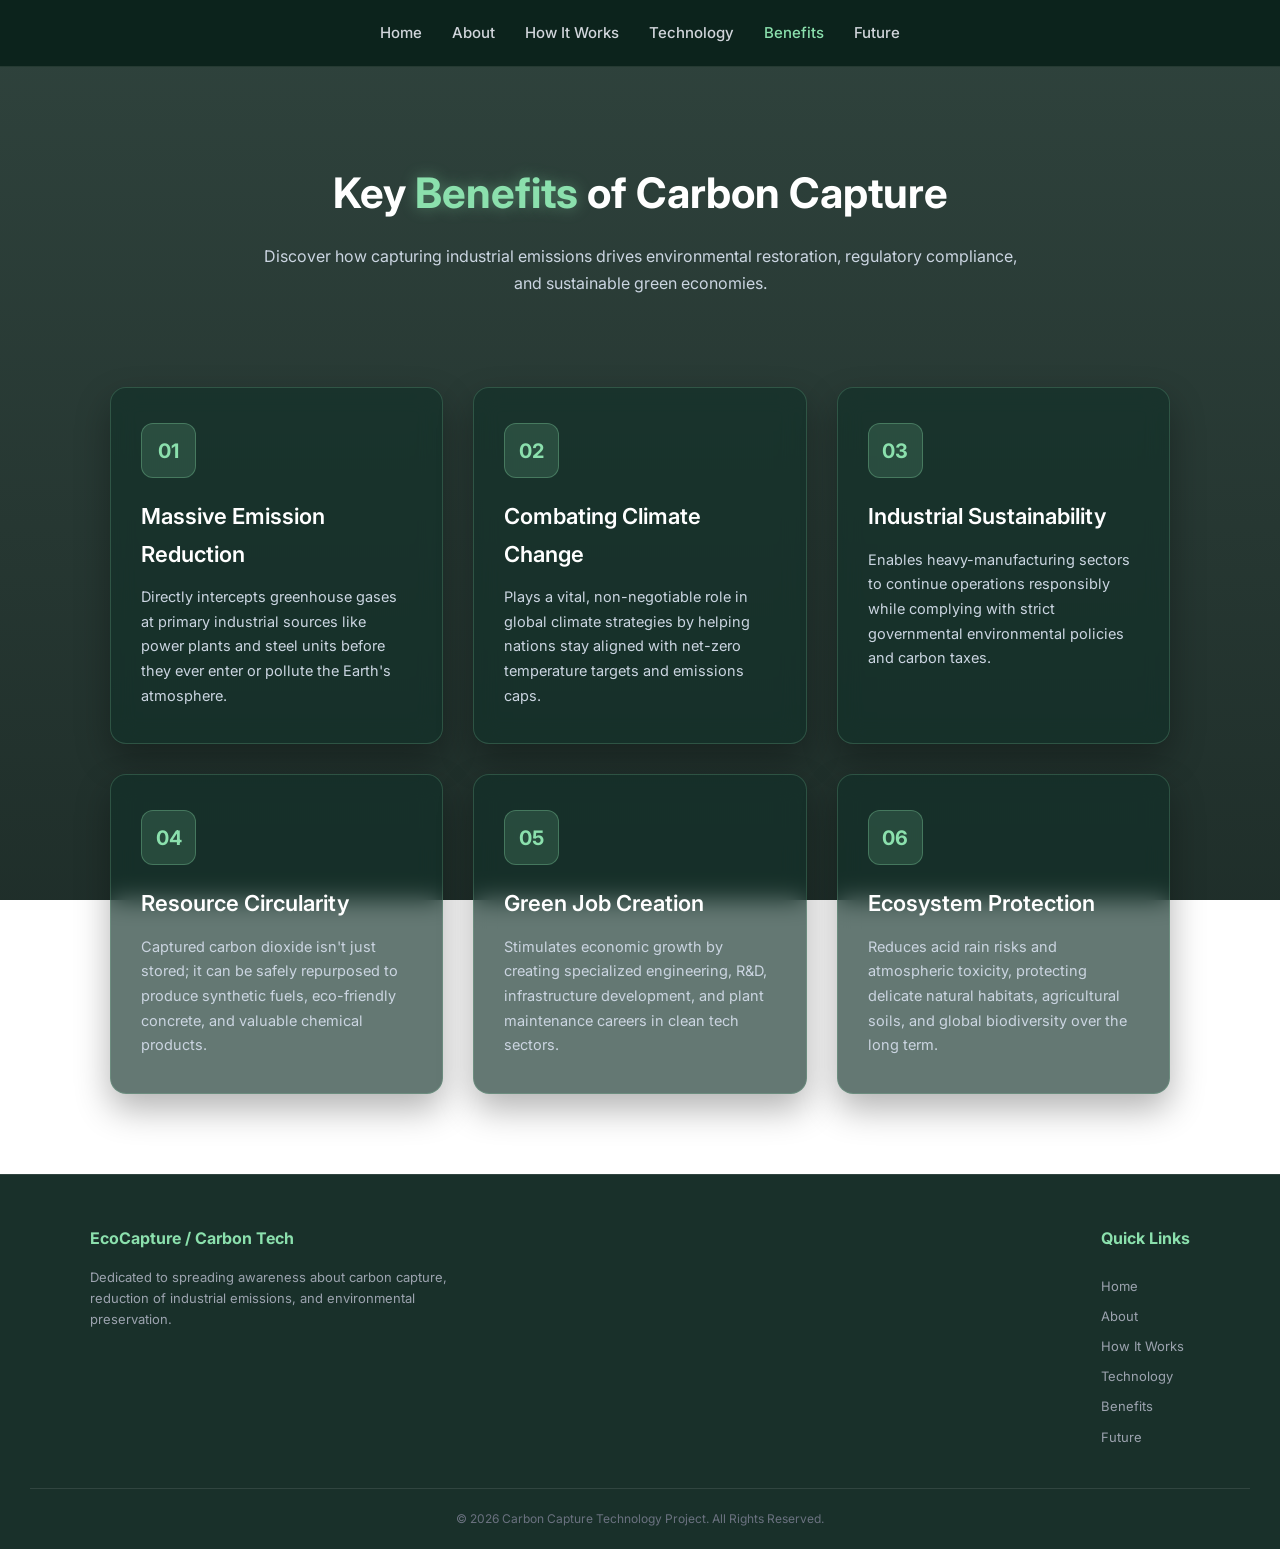
<file: benefits.html>
<!DOCTYPE html>
<html lang="en">
<head>
    <meta charset="UTF-8">
    <meta name="viewport" content="width=device-width, initial-scale=1.0">
    <title>Benefits | EcoCapture</title>
    <!-- Google Fonts -->
    <link href="https://fonts.googleapis.com/css2?family=Inter:wght@300;400;500;600;700&display=swap" rel="stylesheet">
    
    <!-- Single Page Embedded CSS with Fixed Blurred Background Effect -->
    <style>
        /* --- Global Reset & Base Styles --- */
        * {
            margin: 0;
            padding: 0;
            box-sizing: border-box;
            font-family: 'Inter', sans-serif;
        }

        body {
            /* Background image with fixed attachment and dark blur/overlay feel */
            background: linear-gradient(rgba(11, 34, 27, 0.85), rgba(7, 24, 19, 0.9)), 
                        url('https://images.unsplash.com/photo-1497435334941-8c899ee9e8e9?auto=format&fit=crop&w=1920&q=80');
            background-size: cover;
            background-position: center;
            background-attachment: fixed; /* Scroll karne par image fixed rahegi */
            color: #ffffff;
            line-height: 1.7;
            min-height: 100vh;
        }

        /* --- Professional Navigation Bar --- */
        .navbar {
            display: flex;
            justify-content: center;
            align-items: center;
            padding: 20px 0;
            background-color: rgba(11, 34, 27, 0.95);
            backdrop-filter: blur(10px);
            position: sticky;
            top: 0;
            z-index: 1000;
            border-bottom: 1px solid rgba(255, 255, 255, 0.1);
        }

        .nav-links {
            display: flex;
            gap: 30px;
        }

        .nav-links a {
            color: #d1d5db;
            text-decoration: none;
            font-weight: 500;
            font-size: 15px;
            transition: color 0.3s ease;
        }

        .nav-links a:hover, .nav-links a.active {
            color: #8BE0AD;
        }

        /* --- Hero Header Section --- */
        .benefits-hero {
            text-align: center;
            padding: 90px 20px 50px 20px;
            max-width: 800px;
            margin: 0 auto;
        }

        .benefits-hero h1 {
            font-size: 42px;
            font-weight: 700;
            margin-bottom: 15px;
            animation: slideDownFade 1s cubic-bezier(0.16, 1, 0.3, 1) forwards;
        }

        .benefits-hero h1 span {
            color: #8BE0AD;
            text-shadow: 0 0 15px rgba(139, 224, 173, 0.4);
        }

        .benefits-hero p {
            font-size: 16px;
            color: #cbd5e1;
            animation: slideUpFade 1s cubic-bezier(0.16, 1, 0.3, 1) 0.3s forwards;
            opacity: 0;
        }

        /* Animations */
        @keyframes slideDownFade {
            0% { opacity: 0; transform: translateY(-20px); }
            100% { opacity: 1; transform: translateY(0); }
        }

        @keyframes slideUpFade {
            0% { opacity: 0; transform: translateY(20px); }
            100% { opacity: 1; transform: translateY(0); }
        }

        /* --- Main Content Layout & Glassmorphism Boxes --- */
        .main-container {
            max-width: 1100px;
            margin: 0 auto 80px auto;
            padding: 0 20px;
        }

        .benefits-grid {
            display: grid;
            grid-template-columns: repeat(auto-fit, minmax(320px, 1fr));
            gap: 30px;
            margin-top: 40px;
        }

        /* Glassmorphism Benefit Box */
        .benefit-card {
            background: rgba(17, 48, 40, 0.65);
            backdrop-filter: blur(12px);
            -webkit-backdrop-filter: blur(12px);
            border: 1px solid rgba(139, 224, 173, 0.2);
            padding: 35px 30px;
            border-radius: 16px;
            position: relative;
            overflow: hidden;
            transition: all 0.4s cubic-bezier(0.16, 1, 0.3, 1);
            box-shadow: 0 15px 35px rgba(0, 0, 0, 0.3);
        }

        .benefit-card::before {
            content: '';
            position: absolute;
            top: 0; left: 0; width: 100%; height: 4px;
            background: #8BE0AD;
            transform: scaleX(0);
            transform-origin: left;
            transition: transform 0.4s ease;
        }

        .benefit-card:hover::before {
            transform: scaleX(1);
        }

        .benefit-card:hover {
            transform: translateY(-8px);
            border-color: #8BE0AD;
            background: rgba(17, 48, 40, 0.85);
            box-shadow: 0 20px 40px rgba(0, 0, 0, 0.4);
        }

        .card-icon {
            width: 55px;
            height: 55px;
            background: rgba(139, 224, 173, 0.15);
            color: #8BE0AD;
            border-radius: 12px;
            display: flex;
            justify-content: center;
            align-items: center;
            font-size: 20px;
            font-weight: 700;
            margin-bottom: 20px;
            border: 1px solid rgba(139, 224, 173, 0.3);
        }

        .benefit-card h3 {
            color: #ffffff;
            font-size: 22px;
            margin-bottom: 12px;
            font-weight: 600;
        }

        .benefit-card p {
            color: #cbd5e1;
            font-size: 14.5px;
            line-height: 1.7;
        }

        /* --- Footer --- */
        .site-footer {
            background-color: rgba(13, 37, 31, 0.95);
            backdrop-filter: blur(10px);
            color: white;
            padding: 50px 30px 20px 30px;
            border-top: 1px solid rgba(255, 255, 255, 0.1);
        }

        .footer-content {
            max-width: 1100px;
            margin: 0 auto;
            display: flex;
            justify-content: space-between;
            margin-bottom: 40px;
        }

        .footer-about {
            max-width: 400px;
        }

        .footer-about h3, .footer-links h3 {
            color: #8BE0AD;
            font-size: 16px;
            margin-bottom: 15px;
        }

        .footer-about p {
            color: #9ca3af;
            font-size: 13px;
            line-height: 1.6;
        }

        .footer-links {
            display: flex;
            flex-direction: column;
            gap: 8px;
        }

        .footer-links a {
            color: #9ca3af;
            text-decoration: none;
            font-size: 13px;
            transition: color 0.3s ease;
        }

        .footer-links a:hover {
            color: #8BE0AD;
        }

        .footer-bottom {
            text-align: center;
            border-top: 1px solid rgba(255, 255, 255, 0.1);
            padding-top: 20px;
            color: #6b7280;
            font-size: 12px;
        }

        /* --- Responsive Design --- */
        @media (max-width: 768px) {
            .navbar {
                padding: 15px 20px;
            }
            .nav-links {
                gap: 15px;
                flex-wrap: wrap;
                justify-content: center;
            }
            .benefits-hero h1 {
                font-size: 32px;
            }
            .footer-content {
                flex-direction: column;
                gap: 30px;
            }
        }
    </style>
</head>
<body>

    <!-- Navigation Bar -->
    <nav class="navbar">
        <div class="nav-links">
            <a href="index.html">Home</a>
            <a href="about.html">About</a>
            <a href="process.html">How It Works</a>
            <a href="technology.html">Technology</a>
            <a href="benefits.html" class="active">Benefits</a>
            <a href="future.html">Future</a>
        </div>
    </nav>

    <!-- Header Section -->
    <header class="benefits-hero">
        <h1>Key <span>Benefits</span> of Carbon Capture</h1>
        <p>Discover how capturing industrial emissions drives environmental restoration, regulatory compliance, and sustainable green economies.</p>
    </header>

    <!-- Main Content Container with Glass Cards -->
    <main class="main-container">
        <div class="benefits-grid">
            
            <!-- Benefit 1 -->
            <div class="benefit-card">
                <div class="card-icon">01</div>
                <h3>Massive Emission Reduction</h3>
                <p>Directly intercepts greenhouse gases at primary industrial sources like power plants and steel units before they ever enter or pollute the Earth's atmosphere.</p>
            </div>

            <!-- Benefit 2 -->
            <div class="benefit-card">
                <div class="card-icon">02</div>
                <h3>Combating Climate Change</h3>
                <p>Plays a vital, non-negotiable role in global climate strategies by helping nations stay aligned with net-zero temperature targets and emissions caps.</p>
            </div>

            <!-- Benefit 3 -->
            <div class="benefit-card">
                <div class="card-icon">03</div>
                <h3>Industrial Sustainability</h3>
                <p>Enables heavy-manufacturing sectors to continue operations responsibly while complying with strict governmental environmental policies and carbon taxes.</p>
            </div>

            <!-- Benefit 4 -->
            <div class="benefit-card">
                <div class="card-icon">04</div>
                <h3>Resource Circularity</h3>
                <p>Captured carbon dioxide isn't just stored; it can be safely repurposed to produce synthetic fuels, eco-friendly concrete, and valuable chemical products.</p>
            </div>

            <!-- Benefit 5 -->
            <div class="benefit-card">
                <div class="card-icon">05</div>
                <h3>Green Job Creation</h3>
                <p>Stimulates economic growth by creating specialized engineering, R&D, infrastructure development, and plant maintenance careers in clean tech sectors.</p>
            </div>

            <!-- Benefit 6 -->
            <div class="benefit-card">
                <div class="card-icon">06</div>
                <h3>Ecosystem Protection</h3>
                <p>Reduces acid rain risks and atmospheric toxicity, protecting delicate natural habitats, agricultural soils, and global biodiversity over the long term.</p>
            </div>

        </div>
    </main>

    <!-- Footer -->
    <footer class="site-footer">
        <div class="footer-content">
            <div class="footer-about">
                <h3>EcoCapture / Carbon Tech</h3>
                <p>Dedicated to spreading awareness about carbon capture, reduction of industrial emissions, and environmental preservation.</p>
            </div>
            <div class="footer-links">
                <h3>Quick Links</h3>
                <a href="index.html">Home</a>
                <a href="about.html">About</a>
                <a href="process.html">How It Works</a>
                <a href="technology.html">Technology</a>
                <a href="benefits.html">Benefits</a>
                <a href="future.html">Future</a>
            </div>
        </div>
        <div class="footer-bottom">
            <p>&copy; 2026 Carbon Capture Technology Project. All Rights Reserved.</p>
        </div>
    </footer>

</body>
</html>
</file>
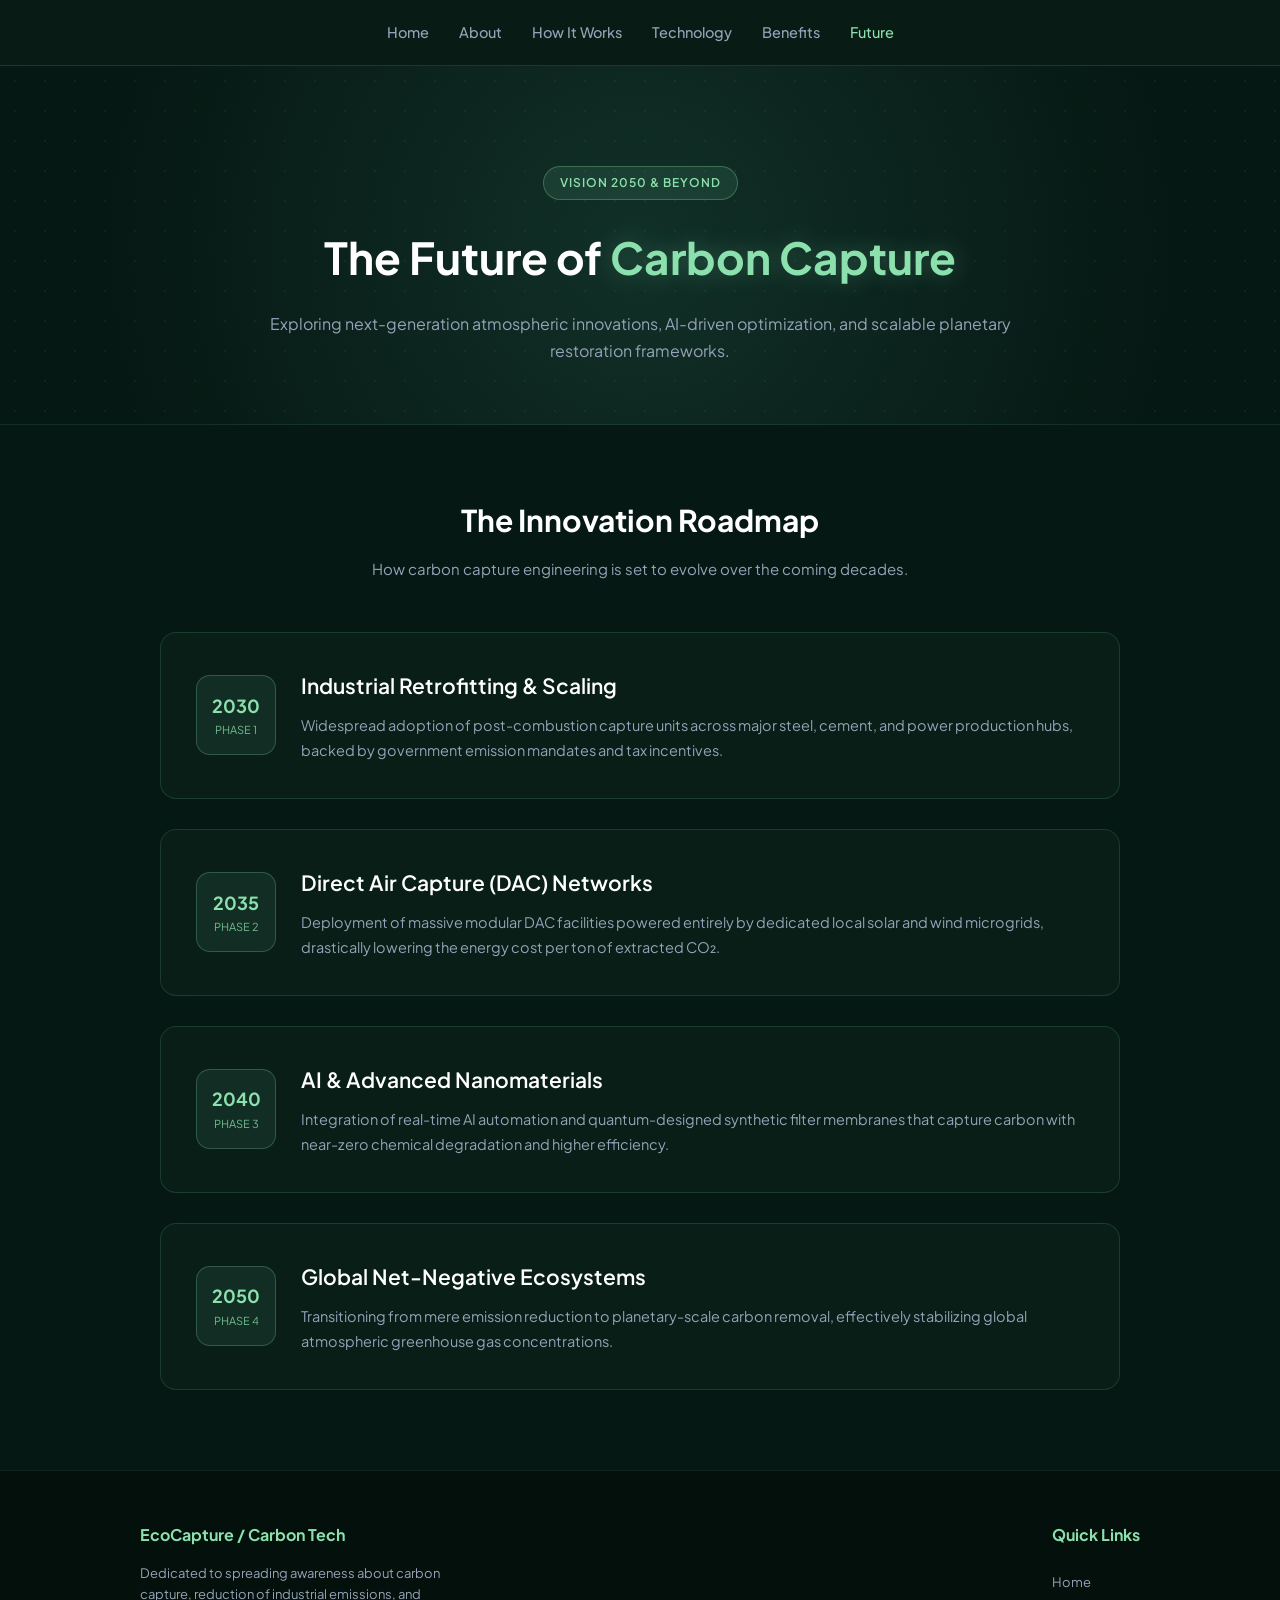
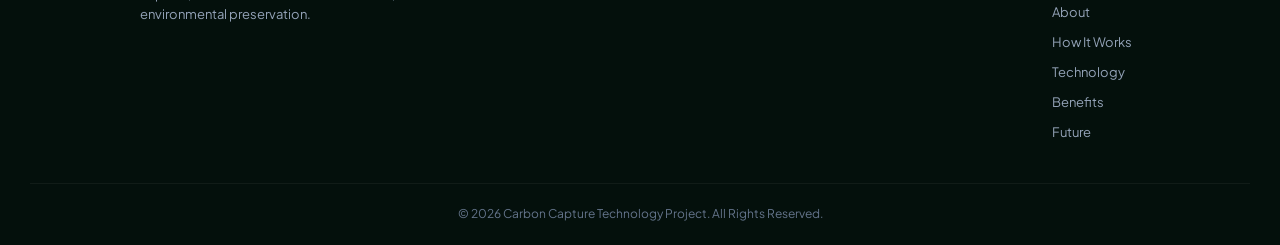
<file: future.html>
<!DOCTYPE html>
<html lang="en">
<head>
    <meta charset="UTF-8">
    <meta name="viewport" content="width=device-width, initial-scale=1.0">
    <title>Future Vision | EcoCapture</title>
    <!-- Google Fonts for Human-like Typography -->
    <link href="https://fonts.googleapis.com/css2?family=Plus+Jakarta+Sans:wght@300;400;500;600;700&display=swap" rel="stylesheet">
    
    <!-- Single Page Embedded CSS (No External CSS needed) -->
    <style>
        /* --- Global Reset & Modern Variables --- */
        * {
            margin: 0;
            padding: 0;
            box-sizing: border-box;
            font-family: 'Plus Jakarta Sans', sans-serif;
        }

        body {
            background-color: #061813;
            color: #e2e8f0;
            line-height: 1.7;
            overflow-x: hidden;
        }

        /* --- Professional Centered Navigation Bar --- */
        .navbar {
            display: flex;
            justify-content: center;
            align-items: center;
            padding: 20px 0;
            background-color: rgba(9, 28, 22, 0.9);
            backdrop-filter: blur(12px);
            -webkit-backdrop-filter: blur(12px);
            position: sticky;
            top: 0;
            z-index: 1000;
            border-bottom: 1px solid rgba(139, 224, 173, 0.15);
        }

        .nav-links {
            display: flex;
            gap: 30px;
        }

        .nav-links a {
            color: #94a3b8;
            text-decoration: none;
            font-weight: 500;
            font-size: 14.5px;
            transition: color 0.3s ease;
        }

        .nav-links a:hover, .nav-links a.active {
            color: #8BE0AD;
        }

        /* --- Unique Futuristic Hero Header --- */
        .future-hero {
            position: relative;
            padding: 100px 20px 60px 20px;
            text-align: center;
            background: radial-gradient(circle at center, #113028 0%, #061813 80%);
            overflow: hidden;
            border-bottom: 1px solid rgba(139, 224, 173, 0.1);
        }

        .future-hero::before {
            content: '';
            position: absolute;
            top: 0; left: 0; width: 100%; height: 100%;
            background-image: radial-gradient(rgba(139, 224, 173, 0.15) 1px, transparent 1px);
            background-size: 30px 30px;
            opacity: 0.4;
            z-index: 1;
        }

        .hero-content {
            position: relative;
            z-index: 2;
            max-width: 750px;
            margin: 0 auto;
        }

        .hero-badge {
            display: inline-block;
            background: rgba(139, 224, 173, 0.1);
            color: #8BE0AD;
            border: 1px solid rgba(139, 224, 173, 0.3);
            padding: 6px 16px;
            border-radius: 30px;
            font-size: 12px;
            font-weight: 600;
            letter-spacing: 1px;
            text-transform: uppercase;
            margin-bottom: 20px;
            animation: pulseGlow 3s infinite;
        }

        .future-hero h1 {
            font-size: 44px;
            font-weight: 700;
            color: #ffffff;
            margin-bottom: 15px;
            animation: fadeInDown 1s cubic-bezier(0.16, 1, 0.3, 1) forwards;
        }

        .future-hero h1 span {
            color: #8BE0AD;
            text-shadow: 0 0 25px rgba(139, 224, 173, 0.3);
        }

        .future-hero p {
            font-size: 16px;
            color: #94a3b8;
            animation: fadeInUp 1s cubic-bezier(0.16, 1, 0.3, 1) 0.3s forwards;
            opacity: 0;
        }

        /* --- Timeline / Roadmap Grid Layout (Unique Idea) --- */
        .main-container {
            max-width: 1000px;
            margin: 70px auto;
            padding: 0 20px;
        }

        .timeline-section-title {
            text-align: center;
            margin-bottom: 50px;
        }

        .timeline-section-title h2 {
            font-size: 30px;
            color: #ffffff;
            margin-bottom: 10px;
        }

        .timeline-section-title p {
            color: #94a3b8;
            font-size: 15px;
        }

        .roadmap-grid {
            display: grid;
            grid-template-columns: 1fr;
            gap: 30px;
            position: relative;
        }

        /* Human-designed asymmetric futuristic cards */
        .roadmap-card {
            background: rgba(11, 36, 28, 0.6);
            backdrop-filter: blur(14px);
            -webkit-backdrop-filter: blur(14px);
            border: 1px solid rgba(139, 224, 173, 0.15);
            border-radius: 16px;
            padding: 35px;
            display: grid;
            grid-template-columns: 80px 1fr;
            gap: 25px;
            align-items: center;
            position: relative;
            overflow: hidden;
            transition: all 0.4s cubic-bezier(0.16, 1, 0.3, 1);
        }

        .roadmap-card::before {
            content: '';
            position: absolute;
            left: 0; top: 0; height: 100%; width: 4px;
            background: #8BE0AD;
            transform: scaleY(0);
            transition: transform 0.4s ease;
        }

        .roadmap-card:hover::before {
            transform: scaleY(1);
        }

        .roadmap-card:hover {
            transform: translateY(-6px);
            border-color: rgba(139, 224, 173, 0.4);
            background: rgba(15, 48, 38, 0.85);
            box-shadow: 0 20px 40px rgba(0, 0, 0, 0.4);
        }

        .card-year-badge {
            width: 80px;
            height: 80px;
            background: rgba(139, 224, 173, 0.08);
            border: 1px solid rgba(139, 224, 173, 0.25);
            border-radius: 14px;
            display: flex;
            flex-direction: column;
            justify-content: center;
            align-items: center;
            color: #8BE0AD;
            font-weight: 700;
            font-size: 18px;
            text-align: center;
            transition: all 0.3s ease;
        }

        .roadmap-card:hover .card-year-badge {
            background: #8BE0AD;
            color: #061813;
            transform: scale(1.05);
        }

        .card-year-badge span {
            font-size: 11px;
            font-weight: 400;
            opacity: 0.8;
            text-transform: uppercase;
        }

        .card-info h3 {
            color: #ffffff;
            font-size: 21px;
            margin-bottom: 10px;
            font-weight: 600;
        }

        .card-info p {
            color: #94a3b8;
            font-size: 14.5px;
            line-height: 1.7;
        }

        /* --- Keyframe Animations --- */
        @keyframes fadeInDown {
            0% { opacity: 0; transform: translateY(-25px); }
            100% { opacity: 1; transform: translateY(0); }
        }

        @keyframes fadeInUp {
            0% { opacity: 0; transform: translateY(25px); }
            100% { opacity: 1; transform: translateY(0); }
        }

        @keyframes pulseGlow {
            0%, 100% { box-shadow: 0 0 0 0 rgba(139, 224, 173, 0.4); }
            50% { box-shadow: 0 0 0 10px rgba(139, 224, 173, 0); }
        }

        /* --- Footer --- */
        .site-footer {
            background-color: #04100c;
            color: white;
            padding: 50px 30px 20px 30px;
            border-top: 1px solid rgba(139, 224, 173, 0.1);
            margin-top: 80px;
        }

        .footer-content {
            max-width: 1000px;
            margin: 0 auto;
            display: flex;
            justify-content: space-between;
            margin-bottom: 40px;
        }

        .footer-about h3, .footer-links h3 {
            color: #8BE0AD;
            font-size: 16px;
            margin-bottom: 15px;
        }

        .footer-about p {
            color: #94a3b8;
            font-size: 13px;
            max-width: 350px;
            line-height: 1.6;
        }

        .footer-links {
            display: flex;
            flex-direction: column;
            gap: 8px;
        }

        .footer-links a {
            color: #94a3b8;
            text-decoration: none;
            font-size: 13px;
            transition: color 0.3s ease;
        }

        .footer-links a:hover {
            color: #8BE0AD;
        }

        .footer-bottom {
            text-align: center;
            border-top: 1px solid rgba(255, 255, 255, 0.05);
            padding-top: 20px;
            color: #64748b;
            font-size: 12px;
        }

        /* --- Responsive Design for Mobiles --- */
        @media (max-width: 768px) {
            .navbar {
                padding: 15px 20px;
            }
            .nav-links {
                gap: 15px;
                flex-wrap: wrap;
                justify-content: center;
            }
            .future-hero h1 {
                font-size: 32px;
            }
            .roadmap-card {
                grid-template-columns: 1fr;
                gap: 15px;
                padding: 25px;
            }
            .card-year-badge {
                width: 100%;
                height: 45px;
                flex-direction: row;
                gap: 10px;
            }
            .footer-content {
                flex-direction: column;
                gap: 30px;
            }
        }
    </style>
</head>
<body>

    <!-- Professional Navigation Bar -->
    <nav class="navbar">
        <div class="nav-links">
            <a href="index.html">Home</a>
            <a href="about.html">About</a>
            <a href="process.html">How It Works</a>
            <a href="technology.html">Technology</a>
            <a href="benefits.html">Benefits</a>
            <a href="future.html" class="active">Future</a>
        </div>
    </nav>

    <!-- Futuristic Hero Header -->
    <header class="future-hero">
        <div class="hero-content">
            <span class="hero-badge">Vision 2050 & Beyond</span>
            <h1>The Future of <span>Carbon Capture</span></h1>
            <p>Exploring next-generation atmospheric innovations, AI-driven optimization, and scalable planetary restoration frameworks.</p>
        </div>
    </header>

    <!-- Main Content: Timeline Roadmap Layout -->
    <main class="main-container">
        
        <div class="timeline-section-title">
            <h2>The Innovation Roadmap</h2>
            <p>How carbon capture engineering is set to evolve over the coming decades.</p>
        </div>

        <div class="roadmap-grid">
            
            <!-- Roadmap Card 1 -->
            <div class="roadmap-card">
                <div class="card-year-badge">
                    2030
                    <span>Phase 1</span>
                </div>
                <div class="card-info">
                    <h3>Industrial Retrofitting & Scaling</h3>
                    <p>Widespread adoption of post-combustion capture units across major steel, cement, and power production hubs, backed by government emission mandates and tax incentives.</p>
                </div>
            </div>

            <!-- Roadmap Card 2 -->
            <div class="roadmap-card">
                <div class="card-year-badge">
                    2035
                    <span>Phase 2</span>
                </div>
                <div class="card-info">
                    <h3>Direct Air Capture (DAC) Networks</h3>
                    <p>Deployment of massive modular DAC facilities powered entirely by dedicated local solar and wind microgrids, drastically lowering the energy cost per ton of extracted CO₂.</p>
                </div>
            </div>

            <!-- Roadmap Card 3 -->
            <div class="roadmap-card">
                <div class="card-year-badge">
                    2040
                    <span>Phase 3</span>
                </div>
                <div class="card-info">
                    <h3>AI & Advanced Nanomaterials</h3>
                    <p>Integration of real-time AI automation and quantum-designed synthetic filter membranes that capture carbon with near-zero chemical degradation and higher efficiency.</p>
                </div>
            </div>

            <!-- Roadmap Card 4 -->
            <div class="roadmap-card">
                <div class="card-year-badge">
                    2050
                    <span>Phase 4</span>
                </div>
                <div class="card-info">
                    <h3>Global Net-Negative Ecosystems</h3>
                    <p>Transitioning from mere emission reduction to planetary-scale carbon removal, effectively stabilizing global atmospheric greenhouse gas concentrations.</p>
                </div>
            </div>

        </div>
    </main>

    <!-- Footer -->
    <footer class="site-footer">
        <div class="footer-content">
            <div class="footer-about">
                <h3>EcoCapture / Carbon Tech</h3>
                <p>Dedicated to spreading awareness about carbon capture, reduction of industrial emissions, and environmental preservation.</p>
            </div>
            <div class="footer-links">
                <h3>Quick Links</h3>
                <a href="index.html">Home</a>
                <a href="about.html">About</a>
                <a href="process.html">How It Works</a>
                <a href="technology.html">Technology</a>
                <a href="benefits.html">Benefits</a>
                <a href="future.html">Future</a>
            </div>
        </div>
        <div class="footer-bottom">
            <p>&copy; 2026 Carbon Capture Technology Project. All Rights Reserved.</p>
        </div>
    </footer>

</body>
</html>
</file>
